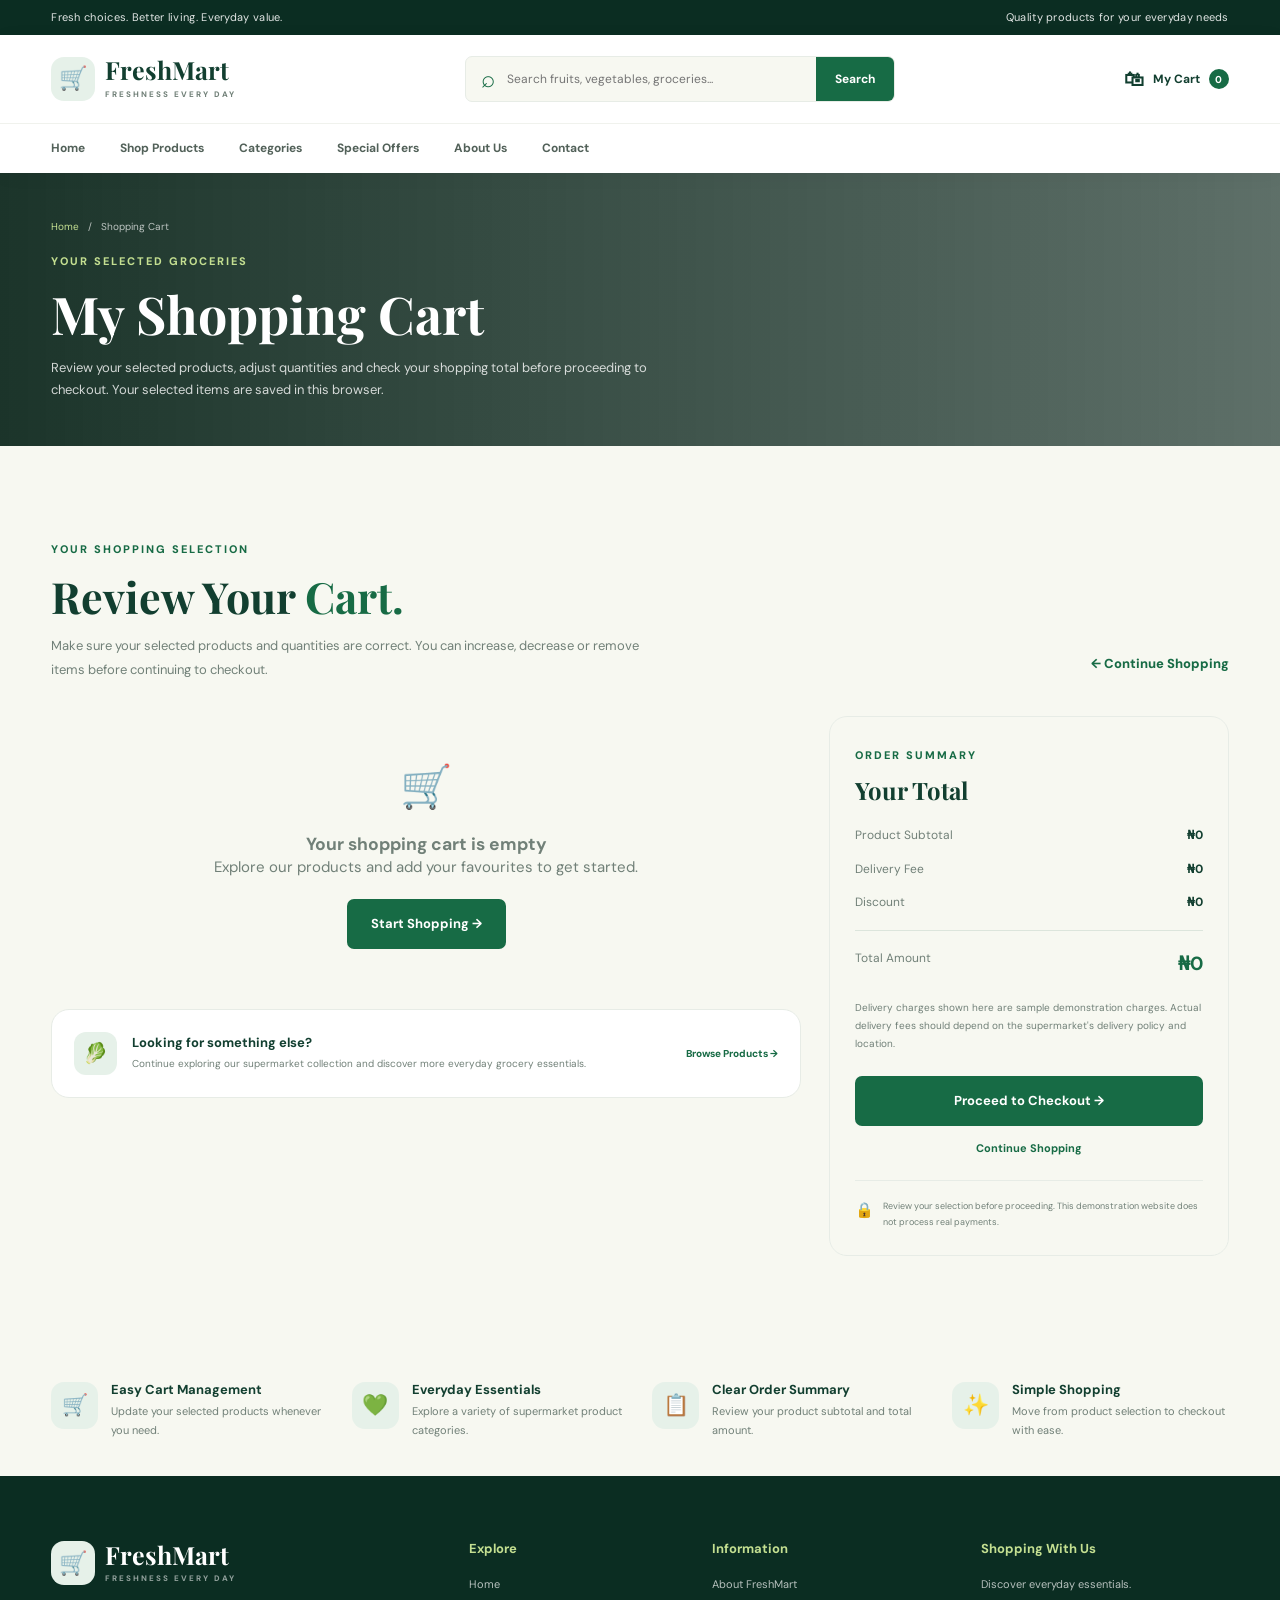
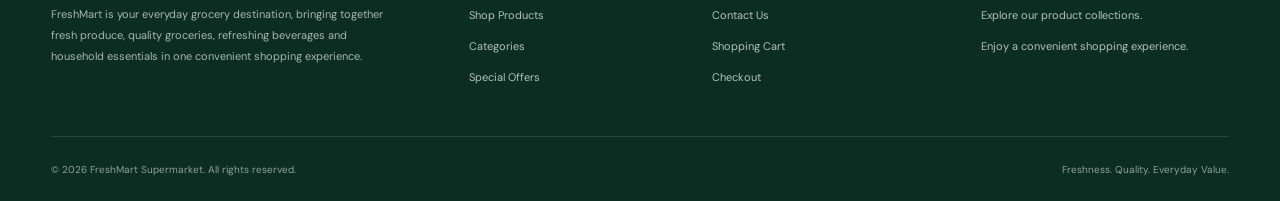
<file: cart.html>
<!DOCTYPE html>
<html lang="en">
<head>
  <meta charset="UTF-8">
  <meta name="viewport" content="width=device-width, initial-scale=1.0">

  <title>My Shopping Cart | FreshMart Supermarket</title>

  <meta name="description" content="Review your FreshMart shopping cart, update product quantities and check your order total.">

  <link rel="icon" href="favicon.svg" type="image/svg+xml">

  <link rel="preconnect" href="https://fonts.googleapis.com">
  <link rel="preconnect" href="https://fonts.gstatic.com" crossorigin>

  <link href="https://fonts.googleapis.com/css2?family=DM+Sans:wght@400;500;600;700;800&family=Playfair+Display:wght@600;700;800&display=swap" rel="stylesheet">

  <link rel="stylesheet" href="style.css">
</head>

<body>

  <!-- Announcement Bar -->
  <div class="announcement-bar">
    <div class="container announcement-content">
      <p>Fresh choices. Better living. Everyday value.</p>
      <p>Quality products for your everyday needs</p>
    </div>
  </div>


  <!-- Header -->
  <header class="site-header">

    <div class="container header-main">

      <a href="index.html" class="brand">
        <span class="brand-icon">🛒</span>

        <span>
          <strong>FreshMart</strong>
          <small>FRESHNESS EVERY DAY</small>
        </span>
      </a>

      <form class="search-form" action="products.html" data-search-form>

        <span>⌕</span>

        <input
          type="search"
          name="search"
          placeholder="Search fruits, vegetables, groceries..."
          aria-label="Search products"
        >

        <button type="submit">Search</button>

      </form>

      <div class="header-actions">

        <a href="cart.html" class="cart-link">
          <span class="cart-icon">🛍</span>
          <span>My Cart</span>
          <span class="cart-count" data-cart-count>0</span>
        </a>

        <button
          class="menu-toggle"
          id="menuToggle"
          type="button"
          aria-label="Open navigation menu"
          aria-expanded="false"
        >
          ☰
        </button>

      </div>

    </div>


    <!-- Navigation -->
    <div class="nav-wrap" id="mainNavbar">

      <nav class="container navbar">

        <a href="index.html">Home</a>
        <a href="products.html">Shop Products</a>
        <a href="categories.html">Categories</a>
        <a href="offers.html">Special Offers</a>
        <a href="about.html">About Us</a>
        <a href="contact.html">Contact</a>

      </nav>

    </div>

  </header>


  <main>

    <!-- Cart Hero -->
    <section class="page-hero">

      <div class="container page-hero-content">

        <div class="breadcrumb">
          <a href="index.html">Home</a>
          <span> / </span>
          <span>Shopping Cart</span>
        </div>

        <span class="eyebrow" style="color: #c4df91;">
          YOUR SELECTED GROCERIES
        </span>

        <h1>My Shopping Cart</h1>

        <p>
          Review your selected products, adjust quantities and
          check your shopping total before proceeding to checkout.
          Your selected items are saved in this browser.
        </p>

      </div>

    </section>


    <!-- Shopping Cart -->
    <section class="section-padding" style="background: var(--cream);">

      <div class="container">

        <div class="section-heading reveal">

          <div>

            <span class="eyebrow">YOUR SHOPPING SELECTION</span>

            <h2>
              Review Your <span>Cart.</span>
            </h2>

            <p>
              Make sure your selected products and quantities
              are correct. You can increase, decrease or remove
              items before continuing to checkout.
            </p>

          </div>

          <a href="products.html" class="text-link">
            ← Continue Shopping
          </a>

        </div>


        <div class="cart-layout">

          <!-- Cart Items -->
          <div>

            <div class="cart-items" id="cartItems">

              <div class="empty-message">

                <div style="font-size: 42px; margin-bottom: 12px;">
                  🛒
                </div>

                <h3>Your shopping cart is empty</h3>

                <p>
                  Explore our grocery collection and add your
                  favourite products to get started.
                </p>

                <a
                  href="products.html"
                  class="btn btn-primary"
                  style="margin-top: 18px;"
                >
                  Start Shopping →
                </a>

              </div>

            </div>


            <!-- Continue Shopping -->
            <div class="cart-continue reveal">

              <span>🥬</span>

              <div>
                <h3>Looking for something else?</h3>

                <p>
                  Continue exploring our supermarket collection
                  and discover more everyday grocery essentials.
                </p>
              </div>

              <a href="products.html" class="text-link">
                Browse Products →
              </a>

            </div>

          </div>


          <!-- Cart Summary -->
          <aside class="cart-summary reveal">

            <span class="eyebrow">ORDER SUMMARY</span>

            <h2>Your Total</h2>


            <div class="summary-row">

              <span>Product Subtotal</span>

              <strong id="cartSubtotal">₦0</strong>

            </div>


            <div class="summary-row">

              <span>Delivery Fee</span>

              <strong id="cartDelivery">₦0</strong>

            </div>


            <div class="summary-row">

              <span>Discount</span>

              <strong>₦0</strong>

            </div>


            <div class="summary-row summary-total">

              <span>Total Amount</span>

              <strong id="cartTotal">₦0</strong>

            </div>


            <p class="cart-delivery-note">
              Delivery charges shown here are sample demonstration
              charges. Actual delivery fees should depend on
              the supermarket's delivery policy and location.
            </p>


            <a
              href="checkout.html"
              class="btn btn-primary btn-block checkout-button"
            >
              Proceed to Checkout →
            </a>


            <a
              href="products.html"
              class="cart-back-link"
            >
              Continue Shopping
            </a>


            <div class="cart-security-note">

              <span>🔒</span>

              <p>
                Review your selection before proceeding.
                This demonstration website does not process
                real payments.
              </p>

            </div>

          </aside>

        </div>

      </div>

    </section>


    <!-- Shopping Benefits -->
    <section class="benefits-section section-padding">

      <div class="container benefits-grid">

        <article class="benefit-card reveal">

          <span class="benefit-icon">🛒</span>

          <div>
            <h3>Easy Cart Management</h3>
            <p>Update your selected products whenever you need.</p>
          </div>

        </article>


        <article class="benefit-card reveal">

          <span class="benefit-icon">💚</span>

          <div>
            <h3>Everyday Essentials</h3>
            <p>Explore a variety of supermarket product categories.</p>
          </div>

        </article>


        <article class="benefit-card reveal">

          <span class="benefit-icon">📋</span>

          <div>
            <h3>Clear Order Summary</h3>
            <p>Review your product subtotal and total amount.</p>
          </div>

        </article>


        <article class="benefit-card reveal">

          <span class="benefit-icon">✨</span>

          <div>
            <h3>Simple Shopping</h3>
            <p>Move from product selection to checkout with ease.</p>
          </div>

        </article>

      </div>

    </section>

  </main>


  <!-- Footer -->
  <footer class="site-footer">

    <div class="container footer-grid">

      <div class="footer-brand">

        <a href="index.html" class="brand footer-logo">

          <span class="brand-icon">🛒</span>

          <span>
            <strong>FreshMart</strong>
            <small>FRESHNESS EVERY DAY</small>
          </span>

        </a>

        <p>
          FreshMart is your everyday grocery destination, bringing
          together fresh produce, quality groceries, refreshing
          beverages and household essentials in one convenient
          shopping experience.
        </p>

      </div>


      <div class="footer-column">

        <h3>Explore</h3>

        <a href="index.html">Home</a>
        <a href="products.html">Shop Products</a>
        <a href="categories.html">Categories</a>
        <a href="offers.html">Special Offers</a>

      </div>


      <div class="footer-column">

        <h3>Information</h3>

        <a href="about.html">About FreshMart</a>
        <a href="contact.html">Contact Us</a>
        <a href="cart.html">Shopping Cart</a>
        <a href="checkout.html">Checkout</a>

      </div>


      <div class="footer-column">

        <h3>Shopping With Us</h3>

        <p>Discover everyday essentials.</p>
        <p>Explore our product collections.</p>
        <p>Enjoy a convenient shopping experience.</p>

      </div>

    </div>


    <div class="container footer-bottom">

      <p>© 2026 FreshMart Supermarket. All rights reserved.</p>

      <p>Freshness. Quality. Everyday Value.</p>

    </div>

  </footer>


  <div class="toast" id="toast"></div>

  <script src="script.js"></script>

</body>
</html>
</file>
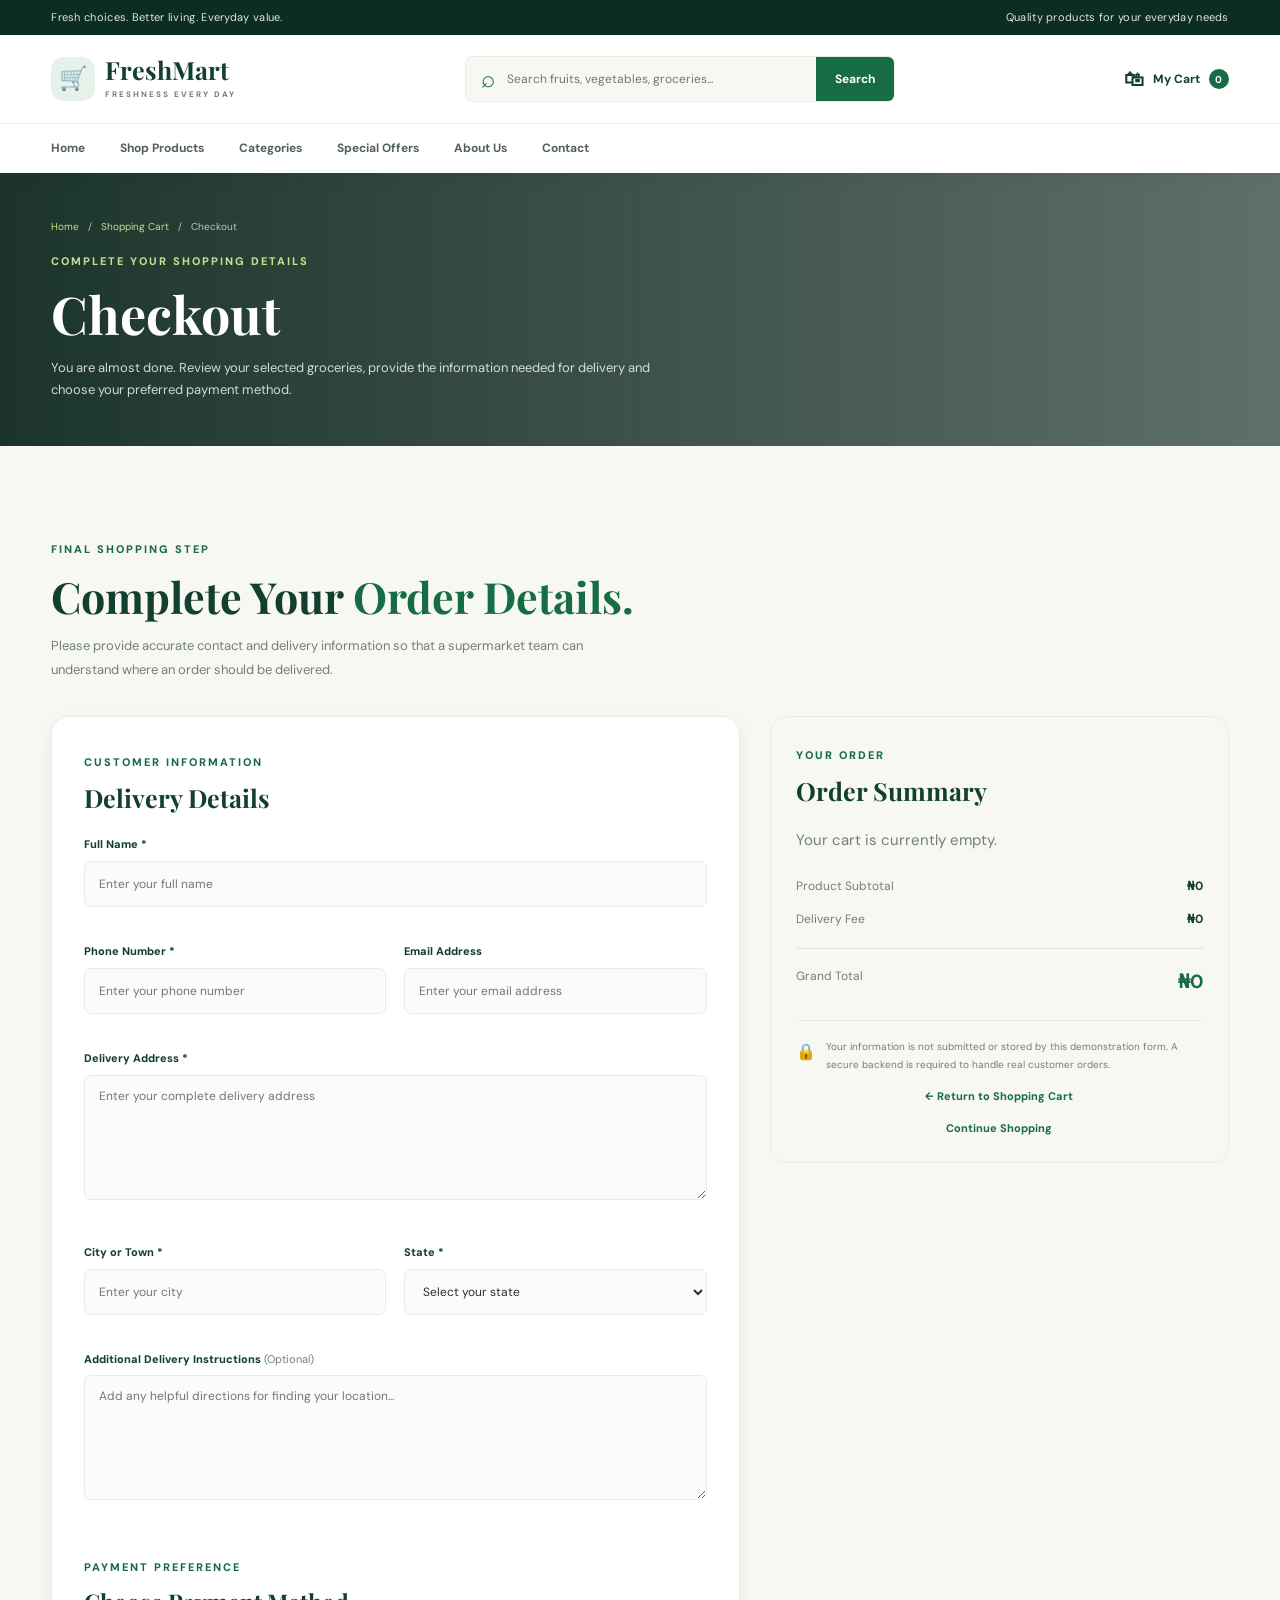
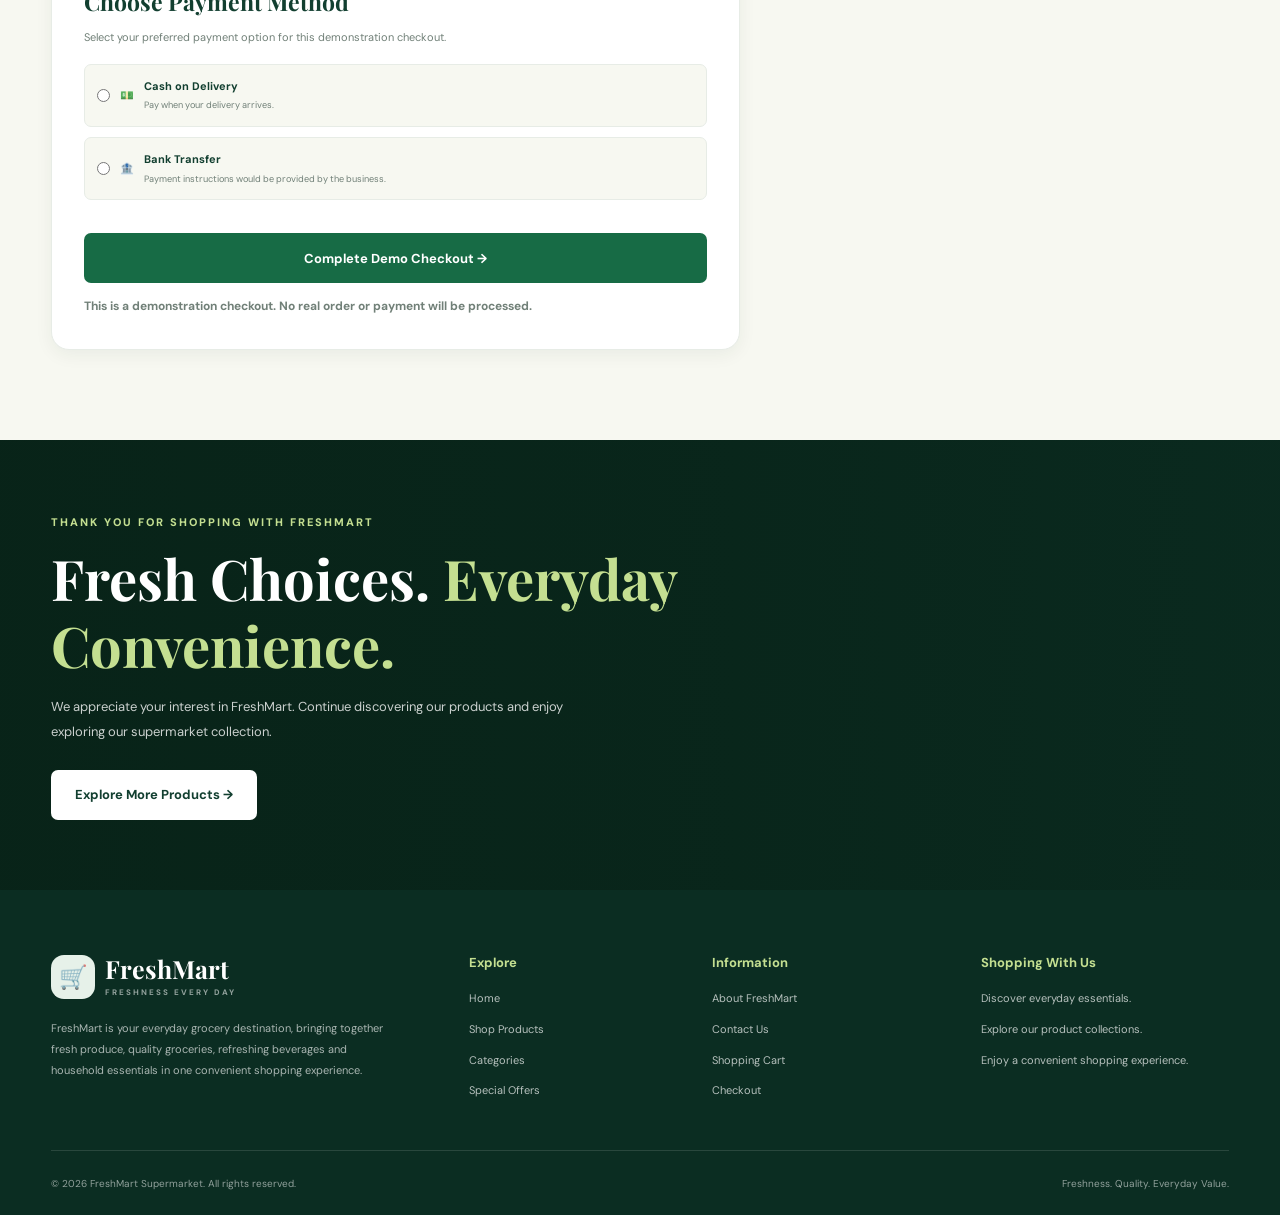
<file: checkout.html>
<!DOCTYPE html>
<html lang="en">
<head>
  <meta charset="UTF-8">
  <meta name="viewport" content="width=device-width, initial-scale=1.0">

  <title>Checkout | FreshMart Supermarket</title>

  <meta name="description" content="Review your FreshMart grocery order and provide your delivery details.">

  <link rel="icon" href="favicon.svg" type="image/svg+xml">

  <link rel="preconnect" href="https://fonts.googleapis.com">
  <link rel="preconnect" href="https://fonts.gstatic.com" crossorigin>

  <link href="https://fonts.googleapis.com/css2?family=DM+Sans:wght@400;500;600;700;800&family=Playfair+Display:wght@600;700;800&display=swap" rel="stylesheet">

  <link rel="stylesheet" href="style.css">
</head>

<body>

  <!-- Announcement Bar -->
  <div class="announcement-bar">
    <div class="container announcement-content">
      <p>Fresh choices. Better living. Everyday value.</p>
      <p>Quality products for your everyday needs</p>
    </div>
  </div>


  <!-- Header -->
  <header class="site-header">

    <div class="container header-main">

      <a href="index.html" class="brand">
        <span class="brand-icon">🛒</span>

        <span>
          <strong>FreshMart</strong>
          <small>FRESHNESS EVERY DAY</small>
        </span>
      </a>

      <form class="search-form" action="products.html" data-search-form>

        <span>⌕</span>

        <input
          type="search"
          name="search"
          placeholder="Search fruits, vegetables, groceries..."
          aria-label="Search products"
        >

        <button type="submit">Search</button>

      </form>

      <div class="header-actions">

        <a href="cart.html" class="cart-link">
          <span class="cart-icon">🛍</span>
          <span>My Cart</span>
          <span class="cart-count" data-cart-count>0</span>
        </a>

        <button
          class="menu-toggle"
          id="menuToggle"
          type="button"
          aria-label="Open navigation menu"
          aria-expanded="false"
        >
          ☰
        </button>

      </div>

    </div>


    <!-- Navigation -->
    <div class="nav-wrap" id="mainNavbar">

      <nav class="container navbar">

        <a href="index.html">Home</a>
        <a href="products.html">Shop Products</a>
        <a href="categories.html">Categories</a>
        <a href="offers.html">Special Offers</a>
        <a href="about.html">About Us</a>
        <a href="contact.html">Contact</a>

      </nav>

    </div>

  </header>


  <main>

    <!-- Checkout Hero -->
    <section class="page-hero">

      <div class="container page-hero-content">

        <div class="breadcrumb">
          <a href="index.html">Home</a>
          <span> / </span>
          <a href="cart.html">Shopping Cart</a>
          <span> / </span>
          <span>Checkout</span>
        </div>

        <span class="eyebrow" style="color: #c4df91;">
          COMPLETE YOUR SHOPPING DETAILS
        </span>

        <h1>Checkout</h1>

        <p>
          You are almost done. Review your selected groceries,
          provide the information needed for delivery and choose
          your preferred payment method.
        </p>

      </div>

    </section>


    <!-- Checkout Section -->
    <section class="section-padding" style="background: var(--cream);">

      <div class="container">

        <div class="section-heading reveal">

          <div>

            <span class="eyebrow">FINAL SHOPPING STEP</span>

            <h2>
              Complete Your <span>Order Details.</span>
            </h2>

            <p>
              Please provide accurate contact and delivery information
              so that a supermarket team can understand where an order
              should be delivered.
            </p>

          </div>

        </div>


        <div class="checkout-layout">


          <!-- Customer Information Form -->
          <div class="checkout-form reveal">

            <span class="eyebrow">CUSTOMER INFORMATION</span>

            <h2>Delivery Details</h2>

            <form id="checkoutForm">

              <div class="form-grid">


                <!-- Full Name -->
                <div class="form-group full-width">

                  <label for="fullName">
                    Full Name *
                  </label>

                  <input
                    type="text"
                    id="fullName"
                    name="fullName"
                    placeholder="Enter your full name"
                    autocomplete="name"
                    minlength="2"
                    required
                  >

                </div>


                <!-- Phone -->
                <div class="form-group">

                  <label for="phone">
                    Phone Number *
                  </label>

                  <input
                    type="tel"
                    id="phone"
                    name="phone"
                    placeholder="Enter your phone number"
                    autocomplete="tel"
                    pattern="[0-9+() -]{10,20}"
                    required
                  >

                </div>


                <!-- Email -->
                <div class="form-group">

                  <label for="checkoutEmail">
                    Email Address
                  </label>

                  <input
                    type="email"
                    id="checkoutEmail"
                    name="email"
                    placeholder="Enter your email address"
                    autocomplete="email"
                  >

                </div>


                <!-- Delivery Address -->
                <div class="form-group full-width">

                  <label for="address">
                    Delivery Address *
                  </label>

                  <textarea
                    id="address"
                    name="address"
                    placeholder="Enter your complete delivery address"
                    minlength="8"
                    autocomplete="street-address"
                    required
                  ></textarea>

                </div>


                <!-- City -->
                <div class="form-group">

                  <label for="city">
                    City or Town *
                  </label>

                  <input
                    type="text"
                    id="city"
                    name="city"
                    placeholder="Enter your city"
                    autocomplete="address-level2"
                    required
                  >

                </div>


                <!-- State -->
                <div class="form-group">

                  <label for="state">
                    State *
                  </label>

                  <select id="state" name="state" required>

                    <option value="">Select your state</option>

                    <option value="Abia">Abia</option>
                    <option value="Adamawa">Adamawa</option>
                    <option value="Akwa Ibom">Akwa Ibom</option>
                    <option value="Anambra">Anambra</option>
                    <option value="Bauchi">Bauchi</option>
                    <option value="Bayelsa">Bayelsa</option>
                    <option value="Benue">Benue</option>
                    <option value="Borno">Borno</option>
                    <option value="Cross River">Cross River</option>
                    <option value="Delta">Delta</option>
                    <option value="Ebonyi">Ebonyi</option>
                    <option value="Edo">Edo</option>
                    <option value="Ekiti">Ekiti</option>
                    <option value="Enugu">Enugu</option>
                    <option value="Federal Capital Territory">FCT</option>
                    <option value="Gombe">Gombe</option>
                    <option value="Imo">Imo</option>
                    <option value="Jigawa">Jigawa</option>
                    <option value="Kaduna">Kaduna</option>
                    <option value="Kano">Kano</option>
                    <option value="Katsina">Katsina</option>
                    <option value="Kebbi">Kebbi</option>
                    <option value="Kogi">Kogi</option>
                    <option value="Kwara">Kwara</option>
                    <option value="Lagos">Lagos</option>
                    <option value="Nasarawa">Nasarawa</option>
                    <option value="Niger">Niger</option>
                    <option value="Ogun">Ogun</option>
                    <option value="Ondo">Ondo</option>
                    <option value="Osun">Osun</option>
                    <option value="Oyo">Oyo</option>
                    <option value="Plateau">Plateau</option>
                    <option value="Rivers">Rivers</option>
                    <option value="Sokoto">Sokoto</option>
                    <option value="Taraba">Taraba</option>
                    <option value="Yobe">Yobe</option>
                    <option value="Zamfara">Zamfara</option>

                  </select>

                </div>


                <!-- Delivery Notes -->
                <div class="form-group full-width">

                  <label for="deliveryNotes">
                    Additional Delivery Instructions
                    <span style="color: var(--muted); font-weight: 400;">
                      (Optional)
                    </span>
                  </label>

                  <textarea
                    id="deliveryNotes"
                    name="deliveryNotes"
                    placeholder="Add any helpful directions for finding your location..."
                  ></textarea>

                </div>

              </div>


              <!-- Payment Method -->
              <div style="margin-top: 28px;">

                <span class="eyebrow">PAYMENT PREFERENCE</span>

                <h2 style="font-size: 23px; margin-bottom: 12px;">
                  Choose Payment Method
                </h2>

                <p style="font-size: 11px; margin-bottom: 17px;">
                  Select your preferred payment option for this
                  demonstration checkout.
                </p>


                <div class="payment-options">

                  <label class="payment-option">

                    <input
                      type="radio"
                      name="payment"
                      value="Cash on Delivery"
                      required
                    >

                    <span>💵</span>

                    <span>
                      <strong>Cash on Delivery</strong>
                      <br>
                      <small>Pay when your delivery arrives.</small>
                    </span>

                  </label>


                  <label class="payment-option">

                    <input
                      type="radio"
                      name="payment"
                      value="Bank Transfer"
                      required
                    >

                    <span>🏦</span>

                    <span>
                      <strong>Bank Transfer</strong>
                      <br>
                      <small>Payment instructions would be provided by the business.</small>
                    </span>

                  </label>

                </div>

              </div>


              <!-- Submit -->
              <button
                type="submit"
                class="btn btn-primary btn-block"
                style="margin-top: 18px;"
              >
                Complete Demo Checkout →
              </button>


              <p
                id="checkoutMessage"
                class="form-message"
                aria-live="polite"
              >
                This is a demonstration checkout. No real order or payment will be processed.
              </p>

            </form>

          </div>


          <!-- Order Summary -->
          <aside class="checkout-summary reveal">

            <span class="eyebrow">YOUR ORDER</span>

            <h2>Order Summary</h2>


            <!-- Products inserted by JavaScript -->
            <div id="checkoutItems">

              <p>
                Your selected products will appear here.
              </p>

            </div>


            <div class="summary-row" style="margin-top: 22px;">

              <span>Product Subtotal</span>

              <strong id="checkoutSubtotal">₦0</strong>

            </div>


            <div class="summary-row">

              <span>Delivery Fee</span>

              <strong id="checkoutDelivery">₦0</strong>

            </div>


            <div class="summary-row summary-total">

              <span>Grand Total</span>

              <strong id="checkoutTotal">₦0</strong>

            </div>


            <div class="checkout-note">

              <span>🔒</span>

              <p>
                Your information is not submitted or stored by this
                demonstration form. A secure backend is required
                to handle real customer orders.
              </p>

            </div>


            <a href="cart.html" class="cart-back-link">
              ← Return to Shopping Cart
            </a>


            <a href="products.html" class="cart-back-link">
              Continue Shopping
            </a>

          </aside>

        </div>

      </div>

    </section>


    <!-- Closing Section -->
    <section class="promo-section">

      <div class="promo-background"></div>

      <div class="container promo-content reveal">

        <span class="eyebrow">
          THANK YOU FOR SHOPPING WITH FRESHMART
        </span>

        <h2>
          Fresh Choices.
          <span>Everyday Convenience.</span>
        </h2>

        <p>
          We appreciate your interest in FreshMart. Continue
          discovering our products and enjoy exploring our
          supermarket collection.
        </p>

        <a href="products.html" class="btn btn-light">
          Explore More Products →
        </a>

      </div>

    </section>

  </main>


  <!-- Footer -->
  <footer class="site-footer">

    <div class="container footer-grid">

      <div class="footer-brand">

        <a href="index.html" class="brand footer-logo">

          <span class="brand-icon">🛒</span>

          <span>
            <strong>FreshMart</strong>
            <small>FRESHNESS EVERY DAY</small>
          </span>

        </a>

        <p>
          FreshMart is your everyday grocery destination, bringing
          together fresh produce, quality groceries, refreshing
          beverages and household essentials in one convenient
          shopping experience.
        </p>

      </div>


      <div class="footer-column">

        <h3>Explore</h3>

        <a href="index.html">Home</a>
        <a href="products.html">Shop Products</a>
        <a href="categories.html">Categories</a>
        <a href="offers.html">Special Offers</a>

      </div>


      <div class="footer-column">

        <h3>Information</h3>

        <a href="about.html">About FreshMart</a>
        <a href="contact.html">Contact Us</a>
        <a href="cart.html">Shopping Cart</a>
        <a href="checkout.html">Checkout</a>

      </div>


      <div class="footer-column">

        <h3>Shopping With Us</h3>

        <p>Discover everyday essentials.</p>
        <p>Explore our product collections.</p>
        <p>Enjoy a convenient shopping experience.</p>

      </div>

    </div>


    <div class="container footer-bottom">

      <p>© 2026 FreshMart Supermarket. All rights reserved.</p>

      <p>Freshness. Quality. Everyday Value.</p>

    </div>

  </footer>


  <div class="toast" id="toast"></div>

  <script src="script.js"></script>

</body>
</html>
</file>
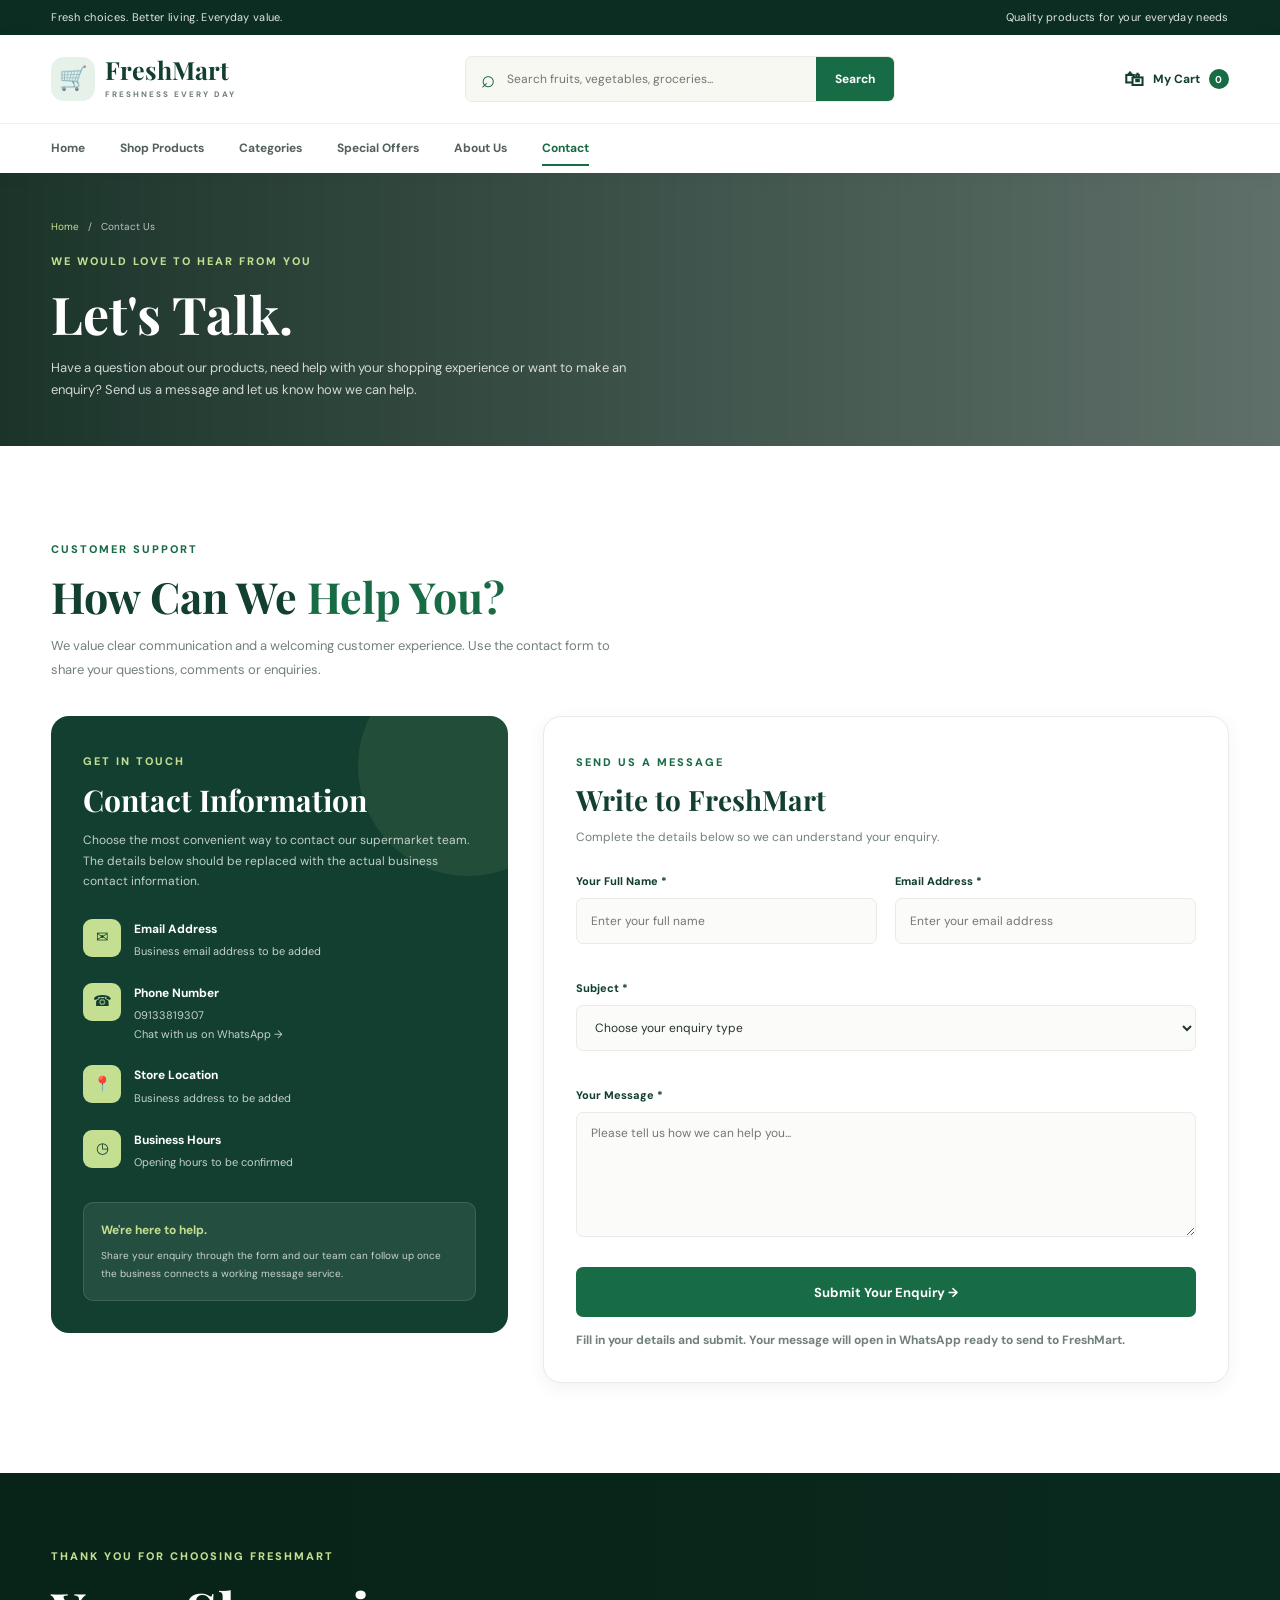
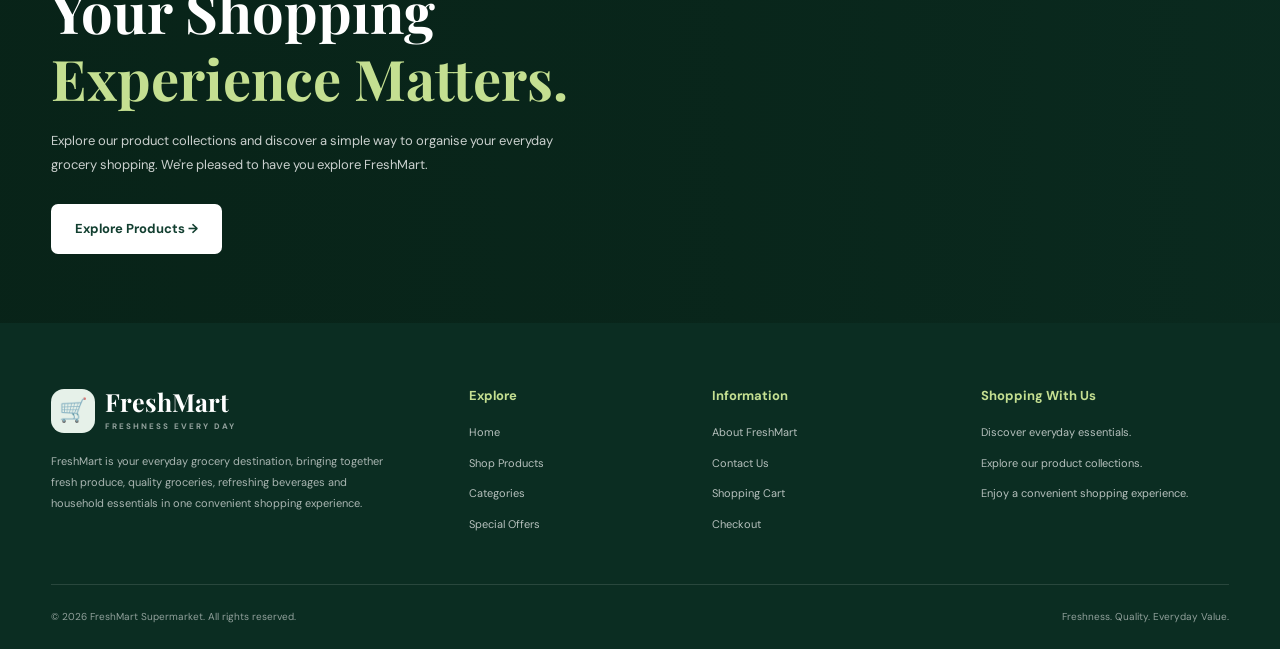
<file: contact.html>
<!DOCTYPE html>
<html lang="en">
<head>
  <meta charset="UTF-8">
  <meta name="viewport" content="width=device-width, initial-scale=1.0">

  <title>Contact Us | FreshMart Supermarket</title>

  <meta name="description" content="Contact FreshMart Supermarket for product enquiries, shopping assistance and customer support.">

  <link rel="icon" href="favicon.svg" type="image/svg+xml">

  <link rel="preconnect" href="https://fonts.googleapis.com">
  <link rel="preconnect" href="https://fonts.gstatic.com" crossorigin>

  <link href="https://fonts.googleapis.com/css2?family=DM+Sans:wght@400;500;600;700;800&family=Playfair+Display:wght@600;700;800&display=swap" rel="stylesheet">

  <link rel="stylesheet" href="style.css">
</head>

<body>

  <!-- Announcement Bar -->
  <div class="announcement-bar">
    <div class="container announcement-content">
      <p>Fresh choices. Better living. Everyday value.</p>
      <p>Quality products for your everyday needs</p>
    </div>
  </div>


  <!-- Header -->
  <header class="site-header">

    <div class="container header-main">

      <a href="index.html" class="brand">
        <span class="brand-icon">🛒</span>

        <span>
          <strong>FreshMart</strong>
          <small>FRESHNESS EVERY DAY</small>
        </span>
      </a>

      <form class="search-form" action="products.html" data-search-form>

        <span>⌕</span>

        <input
          type="search"
          name="search"
          placeholder="Search fruits, vegetables, groceries..."
          aria-label="Search products"
        >

        <button type="submit">Search</button>

      </form>

      <div class="header-actions">

        <a href="cart.html" class="cart-link">
          <span class="cart-icon">🛍</span>
          <span>My Cart</span>
          <span class="cart-count" data-cart-count>0</span>
        </a>

        <button
          class="menu-toggle"
          id="menuToggle"
          type="button"
          aria-label="Open navigation menu"
          aria-expanded="false"
        >
          ☰
        </button>

      </div>

    </div>


    <!-- Navigation -->
    <div class="nav-wrap" id="mainNavbar">

      <nav class="container navbar">

        <a href="index.html">Home</a>
        <a href="products.html">Shop Products</a>
        <a href="categories.html">Categories</a>
        <a href="offers.html">Special Offers</a>
        <a href="about.html">About Us</a>
        <a href="contact.html" class="active">Contact</a>

      </nav>

    </div>

  </header>


  <main>

    <!-- Contact Hero -->
    <section class="page-hero">

      <div class="container page-hero-content">

        <div class="breadcrumb">
          <a href="index.html">Home</a>
          <span> / </span>
          <span>Contact Us</span>
        </div>

        <span class="eyebrow" style="color: #c4df91;">
          WE WOULD LOVE TO HEAR FROM YOU
        </span>

        <h1>Let's Talk.</h1>

        <p>
          Have a question about our products, need help with your
          shopping experience or want to make an enquiry?
          Send us a message and let us know how we can help.
        </p>

      </div>

    </section>


    <!-- Contact Section -->
    <section class="section-padding">

      <div class="container">

        <div class="section-heading reveal">

          <div>

            <span class="eyebrow">CUSTOMER SUPPORT</span>

            <h2>
              How Can We <span>Help You?</span>
            </h2>

            <p>
              We value clear communication and a welcoming
              customer experience. Use the contact form to
              share your questions, comments or enquiries.
            </p>

          </div>

        </div>


        <div class="contact-layout">

          <!-- Contact Information -->
          <aside class="contact-details reveal">

            <span class="eyebrow" style="color: #c4df91;">
              GET IN TOUCH
            </span>

            <h2>Contact Information</h2>

            <p>
              Choose the most convenient way to contact our
              supermarket team. The details below should be
              replaced with the actual business contact information.
            </p>


            <div class="contact-item">

              <span>✉</span>

              <div>
                <strong>Email Address</strong>
                <p>Business email address to be added</p>
              </div>

            </div>


         <div class="contact-item">

  <span>☎</span>

  <div>
    <strong>Phone Number</strong>

    <p>
      <a href="tel:+2349133819307">09133819307</a>
    </p>

    <p>
      <a href="https://wa.me/2349133819307"
         target="_blank"
         rel="noopener noreferrer">
        Chat with us on WhatsApp →
      </a>
    </p>

  </div>

</div>


            <div class="contact-item">

              <span>📍</span>

              <div>
                <strong>Store Location</strong>
                <p>Business address to be added</p>
              </div>

            </div>


            <div class="contact-item">

              <span>◷</span>

              <div>
                <strong>Business Hours</strong>
                <p>Opening hours to be confirmed</p>
              </div>

            </div>


            <div class="contact-note">
              <strong>We're here to help.</strong>

              <p>
                Share your enquiry through the form and our
                team can follow up once the business connects
                a working message service.
              </p>
            </div>

          </aside>


          <!-- Contact Form -->
          <div class="contact-form reveal">

            <span class="eyebrow">SEND US A MESSAGE</span>

            <h2 style="color: var(--forest); font-size: 28px; margin-bottom: 10px;">
              Write to FreshMart
            </h2>

            <p style="font-size: 12px; margin-bottom: 25px;">
              Complete the details below so we can understand
              your enquiry.
            </p>


            <form id="contactForm">

              <div class="form-grid">

                <div class="form-group">

                  <label for="contactName">
                    Your Full Name *
                  </label>

                  <input
                    type="text"
                    id="contactName"
                    name="name"
                    placeholder="Enter your full name"
                    autocomplete="name"
                    minlength="2"
                    required
                  >

                </div>


                <div class="form-group">

                  <label for="contactEmail">
                    Email Address *
                  </label>

                  <input
                    type="email"
                    id="contactEmail"
                    name="email"
                    placeholder="Enter your email address"
                    autocomplete="email"
                    required
                  >

                </div>


                <div class="form-group full-width">

                  <label for="contactSubject">
                    Subject *
                  </label>

                  <select
                    id="contactSubject"
                    name="subject"
                    required
                  >

                    <option value="">Choose your enquiry type</option>

                    <option value="Product Enquiry">
                      Product Enquiry
                    </option>

                    <option value="Shopping Assistance">
                      Shopping Assistance
                    </option>

                    <option value="Order Enquiry">
                      Order Enquiry
                    </option>

                    <option value="Feedback">
                      Feedback or Suggestion
                    </option>

                    <option value="Other">
                      Other Enquiry
                    </option>

                  </select>

                </div>


                <div class="form-group full-width">

                  <label for="contactText">
                    Your Message *
                  </label>

                  <textarea
                    id="contactText"
                    name="message"
                    placeholder="Please tell us how we can help you..."
                    minlength="10"
                    required
                  ></textarea>

                </div>

              </div>


              <button
                type="submit"
                class="btn btn-primary btn-block"
              >
                Submit Your Enquiry →
              </button>

              <p
                id="contactMessage"
                class="form-message"
                aria-live="polite"
              >Fill in your details and submit. Your message will open
                in WhatsApp ready to send to FreshMart.
              </p>

            </form>

          </div>

        </div>

      </div>

    </section>


    <!-- Closing Section -->
    <section class="promo-section">

      <div class="promo-background"></div>

      <div class="container promo-content reveal">

        <span class="eyebrow">
          THANK YOU FOR CHOOSING FRESHMART
        </span>

        <h2>
          Your Shopping
          <span>Experience Matters.</span>
        </h2>

        <p>
          Explore our product collections and discover a simple
          way to organise your everyday grocery shopping.
          We're pleased to have you explore FreshMart.
        </p>

        <a href="products.html" class="btn btn-light">
          Explore Products →
        </a>

      </div>

    </section>

  </main>


  <!-- Footer -->
  <footer class="site-footer">

    <div class="container footer-grid">

      <div class="footer-brand">

        <a href="index.html" class="brand footer-logo">

          <span class="brand-icon">🛒</span>

          <span>
            <strong>FreshMart</strong>
            <small>FRESHNESS EVERY DAY</small>
          </span>

        </a>

        <p>
          FreshMart is your everyday grocery destination, bringing
          together fresh produce, quality groceries, refreshing
          beverages and household essentials in one convenient
          shopping experience.
        </p>

      </div>


      <div class="footer-column">

        <h3>Explore</h3>

        <a href="index.html">Home</a>
        <a href="products.html">Shop Products</a>
        <a href="categories.html">Categories</a>
        <a href="offers.html">Special Offers</a>

      </div>


      <div class="footer-column">

        <h3>Information</h3>

        <a href="about.html">About FreshMart</a>
        <a href="contact.html">Contact Us</a>
        <a href="cart.html">Shopping Cart</a>
        <a href="checkout.html">Checkout</a>

      </div>


      <div class="footer-column">

        <h3>Shopping With Us</h3>

        <p>Discover everyday essentials.</p>
        <p>Explore our product collections.</p>
        <p>Enjoy a convenient shopping experience.</p>

      </div>

    </div>


    <div class="container footer-bottom">

      <p>© 2026 FreshMart Supermarket. All rights reserved.</p>

      <p>Freshness. Quality. Everyday Value.</p>

    </div>

  </footer>


  <div class="toast" id="toast"></div>

  <script src="script.js"></script>

</body>
</html>
</file>
<file: style.css>
/* =========================================================
   FRESHMART SUPERMARKET
   Modern responsive website stylesheet
   ========================================================= */


/* 1. GLOBAL SETTINGS
--------------------------------------------------------- */

:root {
  --forest: #123f30;
  --forest-dark: #0b2d22;
  --green: #176b45;
  --green-light: #e6f1e9;
  --lime: #c4df91;
  --cream: #f7f8f1;
  --white: #ffffff;
  --gold: #d7a94b;
  --text: #25332c;
  --muted: #718078;
  --border: #e7ece6;
  --danger: #d94b4b;

  --font-main: "DM Sans", sans-serif;
  --font-heading: "Playfair Display", serif;

  --container: 1200px;
  --shadow-sm: 0 5px 18px rgba(14, 48, 34, 0.06);
  --shadow-md: 0 14px 35px rgba(14, 48, 34, 0.10);
  --shadow-lg: 0 24px 60px rgba(14, 48, 34, 0.16);

  --radius-sm: 10px;
  --radius-md: 18px;
  --radius-lg: 28px;

  --transition: 0.3s ease;
}

* {
  margin: 0;
  padding: 0;
  box-sizing: border-box;
}

html {
  scroll-behavior: smooth;
  scroll-padding-top: 100px;
}

body {
  background: var(--white);
  color: var(--text);
  font-family: var(--font-main);
  font-size: 15px;
  line-height: 1.7;
  overflow-x: hidden;
}

body,
button,
input,
select,
textarea {
  font-family: var(--font-main);
}

button,
input,
select,
textarea {
  font-size: inherit;
}

button,
a {
  -webkit-tap-highlight-color: transparent;
}

button {
  cursor: pointer;
}

a {
  color: inherit;
  text-decoration: none;
}

img {
  display: block;
  max-width: 100%;
}

ul {
  list-style: none;
}

.container {
  width: min(92%, var(--container));
  margin-inline: auto;
}

.section-padding {
  padding: 90px 0;
}

.eyebrow {
  display: inline-block;
  color: var(--green);
  font-size: 11px;
  font-weight: 800;
  letter-spacing: 2px;
  line-height: 1.5;
  margin-bottom: 13px;
}

h1,
h2,
h3,
h4 {
  line-height: 1.2;
}

h1,
h2 {
  font-family: var(--font-heading);
}

p {
  color: var(--muted);
}


/* 2. BUTTONS
--------------------------------------------------------- */

.btn {
  min-height: 50px;
  padding: 13px 23px;
  display: inline-flex;
  justify-content: center;
  align-items: center;
  gap: 12px;
  border: 1px solid transparent;
  border-radius: 7px;
  font-size: 13px;
  font-weight: 700;
  transition: var(--transition);
}

.btn-primary {
  color: var(--white);
  background: var(--green);
}

.btn-primary:hover {
  background: var(--forest-dark);
  transform: translateY(-3px);
  box-shadow: var(--shadow-md);
}

.btn-outline {
  color: var(--white);
  background: rgba(255, 255, 255, 0.08);
  border-color: rgba(255, 255, 255, 0.6);
}

.btn-outline:hover {
  color: var(--forest);
  background: var(--white);
}

.btn-light {
  color: var(--forest);
  background: var(--white);
}

.btn-light:hover {
  background: var(--lime);
  transform: translateY(-3px);
}

.btn-block {
  width: 100%;
}

.text-link {
  display: inline-flex;
  align-items: center;
  gap: 8px;
  color: var(--green);
  font-size: 13px;
  font-weight: 800;
  transition: var(--transition);
}

.text-link:hover {
  gap: 13px;
  color: var(--forest-dark);
}


/* 3. ANNOUNCEMENT BAR
--------------------------------------------------------- */

.announcement-bar {
  color: var(--white);
  background: var(--forest-dark);
  font-size: 11px;
  letter-spacing: 0.3px;
}

.announcement-content {
  min-height: 35px;
  display: flex;
  justify-content: space-between;
  align-items: center;
  gap: 15px;
}

.announcement-content p {
  color: rgba(255, 255, 255, 0.88);
  font-size: 11px;
}


/* 4. HEADER AND NAVIGATION
--------------------------------------------------------- */

.site-header {
  position: relative;
  z-index: 1000;
  background: var(--white);
  box-shadow: 0 3px 18px rgba(0, 0, 0, 0.045);
}

.header-main {
  min-height: 88px;
  display: flex;
  align-items: center;
  justify-content: space-between;
  gap: 30px;
}

.brand {
  display: inline-flex;
  align-items: center;
  gap: 10px;
  flex-shrink: 0;
}

.brand-icon {
  width: 44px;
  height: 44px;
  display: grid;
  place-items: center;
  background: var(--green-light);
  border-radius: 13px;
  font-size: 23px;
}

.brand strong {
  display: block;
  color: var(--forest);
  font-family: var(--font-heading);
  font-size: 25px;
  line-height: 1.1;
}

.brand small {
  display: block;
  margin-top: 4px;
  color: var(--muted);
  font-size: 8px;
  font-weight: 800;
  letter-spacing: 2px;
}

.search-form {
  width: min(430px, 42%);
  height: 46px;
  display: flex;
  align-items: center;
  overflow: hidden;
  background: var(--cream);
  border: 1px solid var(--border);
  border-radius: 7px;
}

.search-form > span {
  padding-left: 15px;
  color: var(--green);
  font-size: 24px;
}

.search-form input {
  width: 100%;
  min-width: 0;
  height: 100%;
  padding: 0 12px;
  border: 0;
  outline: 0;
  background: transparent;
  color: var(--text);
  font-size: 12px;
}

.search-form button {
  height: 100%;
  padding: 0 19px;
  border: 0;
  color: var(--white);
  background: var(--green);
  font-size: 12px;
  font-weight: 700;
  transition: var(--transition);
}

.search-form button:hover {
  background: var(--forest-dark);
}

.header-actions {
  display: flex;
  align-items: center;
  gap: 20px;
}

.cart-link {
  position: relative;
  display: inline-flex;
  align-items: center;
  gap: 9px;
  color: var(--forest);
  font-size: 12px;
  font-weight: 700;
}

.cart-icon {
  font-size: 20px;
}

.cart-count {
  min-width: 20px;
  height: 20px;
  display: inline-grid;
  place-items: center;
  padding: 0 5px;
  color: var(--white);
  background: var(--green);
  border-radius: 50px;
  font-size: 10px;
}

.menu-toggle {
  display: none;
  width: 42px;
  height: 42px;
  border: 0;
  border-radius: 8px;
  color: var(--white);
  background: var(--forest);
  font-size: 22px;
}

.nav-wrap {
  border-top: 1px solid #f0f2ed;
}

.navbar {
  min-height: 49px;
  display: flex;
  align-items: center;
  gap: 35px;
}

.navbar a {
  position: relative;
  padding: 13px 0;
  color: #526159;
  font-size: 12px;
  font-weight: 700;
  transition: var(--transition);
}

.navbar a::after {
  position: absolute;
  right: 0;
  bottom: 6px;
  left: 0;
  height: 2px;
  content: "";
  background: var(--green);
  transform: scaleX(0);
  transform-origin: left;
  transition: var(--transition);
}

.navbar a:hover,
.navbar a.active {
  color: var(--green);
}

.navbar a:hover::after,
.navbar a.active::after {
  transform: scaleX(1);
}


/* 5. HOMEPAGE HERO
--------------------------------------------------------- */

.hero-section {
  position: relative;
  min-height: 610px;
  display: flex;
  align-items: center;
  overflow: hidden;

  background-image:
    linear-gradient(
      90deg,
      rgba(8, 35, 24, 0.94) 0%,
      rgba(8, 35, 24, 0.82) 42%,
      rgba(8, 35, 24, 0.24) 100%
    ),
    url("https://images.unsplash.com/photo-1542838132-92c53300491e?w=2000&q=90");

  background-size: cover;
  background-position: center;
  background-repeat: no-repeat;
}

.hero-overlay {
  position: absolute;
  inset: 0;
  pointer-events: none;
  background:
    radial-gradient(
      circle at 80% 30%,
      rgba(206, 229, 151, 0.12),
      transparent 34%
    );
}

.hero-content {
  position: relative;
  z-index: 2;
  padding-top: 75px;
  padding-bottom: 95px;
}

.hero-text {
  max-width: 690px;
  animation: heroEnter 1s ease both;
}

.hero-text .eyebrow {
  color: var(--lime);
}

.hero-text h1 {
  max-width: 680px;
  margin-bottom: 23px;
  color: var(--white);
  font-size: clamp(43px, 6vw, 75px);
  letter-spacing: -1.8px;
  line-height: 1.08;
}

.hero-text h1 span {
  display: block;
  color: var(--lime);
}

.hero-text > p {
  max-width: 570px;
  margin-bottom: 30px;
  color: rgba(255, 255, 255, 0.82);
  font-size: 15px;
  line-height: 1.9;
}

.hero-buttons {
  display: flex;
  flex-wrap: wrap;
  gap: 13px;
}

.hero-trust {
  display: flex;
  flex-wrap: wrap;
  gap: 35px;
  margin-top: 52px;
  padding-top: 23px;
  border-top: 1px solid rgba(255, 255, 255, 0.2);
}

.hero-trust div {
  display: flex;
  flex-direction: column;
  gap: 3px;
}

.hero-trust strong {
  color: var(--white);
  font-size: 14px;
}

.hero-trust small {
  color: rgba(255, 255, 255, 0.66);
  font-size: 10px;
}

.hero-bottom {
  position: absolute;
  right: 4%;
  bottom: 20px;
  left: 4%;
  z-index: 2;
  display: flex;
  justify-content: space-between;
  color: rgba(255, 255, 255, 0.72);
  font-size: 9px;
  font-weight: 700;
  letter-spacing: 1.5px;
}


/* 6. BENEFITS
--------------------------------------------------------- */

.benefits-section {
  padding-top: 36px;
  padding-bottom: 36px;
  background: var(--cream);
}

.benefits-grid {
  display: grid;
  grid-template-columns: repeat(4, 1fr);
  gap: 24px;
}

.benefit-card {
  display: flex;
  align-items: flex-start;
  gap: 13px;
}

.benefit-icon {
  width: 47px;
  height: 47px;
  display: grid;
  place-items: center;
  flex-shrink: 0;
  background: var(--green-light);
  border-radius: 13px;
  font-size: 21px;
}

.benefit-card h3 {
  margin-bottom: 5px;
  color: var(--forest);
  font-size: 13px;
}

.benefit-card p {
  font-size: 11px;
  line-height: 1.7;
}


/* 7. SECTION HEADINGS
--------------------------------------------------------- */

.section-heading {
  display: flex;
  justify-content: space-between;
  align-items: flex-end;
  gap: 25px;
  margin-bottom: 35px;
}

.section-heading h2 {
  max-width: 660px;
  margin-bottom: 12px;
  color: var(--forest);
  font-size: clamp(30px, 4vw, 43px);
}

.section-heading h2 span {
  color: var(--green);
}

.section-heading p {
  max-width: 590px;
  font-size: 13px;
  line-height: 1.8;
}

.section-heading > .text-link {
  flex-shrink: 0;
  margin-bottom: 6px;
}


/* 8. CATEGORY CARDS
--------------------------------------------------------- */

.categories-section {
  background: var(--white);
}

.category-grid {
  display: grid;
  grid-template-columns: repeat(4, 1fr);
  gap: 20px;
}

.category-card {
  position: relative;
  min-height: 370px;
  display: flex;
  align-items: flex-end;
  overflow: hidden;
  isolation: isolate;
  border-radius: var(--radius-md);
  background: var(--forest);
}

.category-card > img {
  position: absolute;
  inset: 0;
  z-index: -2;
  width: 100%;
  height: 100%;
  object-fit: cover;
  transition: transform 0.7s ease;
}

.category-card::after {
  position: absolute;
  inset: 0;
  z-index: -1;
  content: "";
  background: linear-gradient(
    0deg,
    rgba(8, 35, 24, 0.96),
    rgba(8, 35, 24, 0.10) 85%
  );
}

.category-card:hover > img {
  transform: scale(1.09);
}

.category-card-content {
  width: 100%;
  padding: 23px;
  color: var(--white);
}

.category-card-content > span {
  color: var(--lime);
  font-size: 10px;
  font-weight: 800;
  letter-spacing: 1px;
}

.category-card-content h3 {
  margin: 8px 0;
  font-family: var(--font-heading);
  font-size: 23px;
}

.category-card-content p {
  margin-bottom: 14px;
  color: rgba(255, 255, 255, 0.78);
  font-size: 11px;
}

.category-card-content strong {
  color: var(--lime);
  font-size: 10px;
  letter-spacing: 0.3px;
}


/* 9. PRODUCT GRID AND PRODUCT CARDS
--------------------------------------------------------- */

.featured-section {
  background: var(--cream);
}

.product-grid {
  display: grid;
  grid-template-columns: repeat(4, minmax(0, 1fr));
  gap: 22px;
}

.product-card {
  position: relative;
  min-width: 0;
  overflow: hidden;
  background: var(--white);
  border: 1px solid var(--border);
  border-radius: var(--radius-md);
  transition:
    transform 0.35s ease,
    box-shadow 0.35s ease,
    border-color 0.35s ease;
}

.product-card:hover {
  transform: translateY(-7px);
  border-color: #c9ddce;
  box-shadow: var(--shadow-md);
}

.product-image-wrap {
  position: relative;
  height: 220px;
  display: grid;
  place-items: center;
  overflow: hidden;
  padding: 13px;
  background: #f5f8f3;
}

.product-image {
  width: 100%;
  height: 100%;
  object-fit: contain;
  transition: transform 0.45s ease;
}

.product-card:hover .product-image {
  transform: scale(1.07);
}

.product-badge {
  position: absolute;
  top: 13px;
  left: 13px;
  z-index: 2;
  padding: 5px 10px;
  color: var(--white);
  background: var(--green);
  border-radius: 5px;
  font-size: 9px;
  font-weight: 800;
}

.product-badge.sale {
  background: #c37d32;
}

.product-info {
  padding: 17px;
}

.product-category {
  display: block;
  margin-bottom: 5px;
  color: var(--green);
  font-size: 9px;
  font-weight: 800;
  letter-spacing: 1px;
  text-transform: uppercase;
}

.product-info h3,
.product-name {
  margin-bottom: 8px;
  color: var(--forest);
  font-size: 14px;
  font-weight: 800;
}

.product-description {
  min-height: 40px;
  margin-bottom: 11px;
  font-size: 10px;
  line-height: 1.6;
}

.product-price {
  display: flex;
  align-items: center;
  flex-wrap: wrap;
  gap: 8px;
  margin-bottom: 13px;
  color: var(--forest);
  font-size: 16px;
  font-weight: 800;
}

.product-old-price {
  color: #9ca69f;
  font-size: 11px;
  font-weight: 500;
  text-decoration: line-through;
}

.add-to-cart {
  width: 100%;
  min-height: 42px;
  border: 0;
  border-radius: 7px;
  color: var(--white);
  background: var(--green);
  font-size: 11px;
  font-weight: 800;
  transition: var(--transition);
}

.add-to-cart:hover {
  background: var(--forest-dark);
}

.loading-message,
.empty-message {
  grid-column: 1 / -1;
  padding: 35px 15px;
  color: var(--muted);
  text-align: center;
}


/* 10. PROMOTIONAL BANNER
--------------------------------------------------------- */

.promo-section {
  position: relative;
  min-height: 450px;
  display: flex;
  align-items: center;
  overflow: hidden;
  background: var(--forest-dark);
  isolation: isolate;
}

.promo-background {
  position: absolute;
  inset: 0;
  z-index: -2;
  background-image:
    linear-gradient(
      90deg,
      rgba(8, 35, 24, 0.96),
      rgba(8, 35, 24, 0.76),
      rgba(8, 35, 24, 0.35)
    ),
    url("https://images.unsplash.com/photo-1490645935967-10de6ba17061?w=1800&q=85");
  background-position: center;
  background-size: cover;
}

.promo-content {
  padding-top: 65px;
  padding-bottom: 65px;
}

.promo-content .eyebrow {
  color: var(--lime);
}

.promo-content h2 {
  max-width: 650px;
  margin-bottom: 17px;
  color: var(--white);
  font-size: clamp(36px, 5vw, 56px);
}

.promo-content h2 span {
  color: var(--lime);
}

.promo-content p {
  max-width: 550px;
  margin-bottom: 26px;
  color: rgba(255, 255, 255, 0.79);
  font-size: 13px;
  line-height: 1.9;
}


/* 11. NEWSLETTER
--------------------------------------------------------- */

.newsletter-section {
  background: var(--green-light);
}

.newsletter-content {
  display: flex;
  justify-content: space-between;
  align-items: center;
  gap: 35px;
}

.newsletter-content h2 {
  margin-bottom: 10px;
  color: var(--forest);
  font-size: 36px;
}

.newsletter-content h2 span {
  color: var(--green);
}

.newsletter-content p {
  max-width: 520px;
  font-size: 12px;
}

.newsletter-form {
  width: min(440px, 100%);
  min-height: 53px;
  display: flex;
  overflow: hidden;
  background: var(--white);
  border: 1px solid #d8e5da;
  border-radius: 8px;
}

.newsletter-form input {
  width: 100%;
  min-width: 0;
  padding: 0 15px;
  border: 0;
  outline: 0;
  background: transparent;
  font-size: 11px;
}

.newsletter-form button {
  flex-shrink: 0;
  padding: 0 18px;
  border: 0;
  color: var(--white);
  background: var(--green);
  font-size: 11px;
  font-weight: 800;
}

.newsletter-form button:hover {
  background: var(--forest-dark);
}


/* 12. INNER PAGE HERO
--------------------------------------------------------- */

.page-hero {
  position: relative;
  min-height: 270px;
  display: flex;
  align-items: center;
  overflow: hidden;
  background:
    linear-gradient(
      90deg,
      rgba(8, 35, 24, 0.92),
      rgba(8, 35, 24, 0.65)
    ),
    url("https://images.unsplash.com/photo-1542838132-92c53300491e?w=1800&q=85")
    center/cover no-repeat;
}

.page-hero-content {
  position: relative;
  z-index: 1;
  padding-top: 45px;
  padding-bottom: 45px;
}

.page-hero h1 {
  margin-bottom: 12px;
  color: var(--white);
  font-size: clamp(35px, 5vw, 52px);
}

.page-hero p {
  max-width: 620px;
  color: rgba(255, 255, 255, 0.8);
  font-size: 13px;
}

.breadcrumb {
  display: flex;
  flex-wrap: wrap;
  gap: 9px;
  margin-bottom: 13px;
  color: rgba(255, 255, 255, 0.7);
  font-size: 10px;
}

.breadcrumb a {
  color: var(--lime);
}


/* 13. PRODUCTS TOOLBAR AND FILTERS
--------------------------------------------------------- */

.products-section {
  padding: 65px 0 90px;
  background: var(--cream);
}

.products-toolbar {
  display: flex;
  justify-content: space-between;
  align-items: center;
  flex-wrap: wrap;
  gap: 15px;
  margin-bottom: 25px;
  padding: 18px;
  background: var(--white);
  border: 1px solid var(--border);
  border-radius: var(--radius-sm);
}

.products-toolbar p {
  font-size: 12px;
}

.filter-controls {
  display: flex;
  flex-wrap: wrap;
  gap: 10px;
}

.filter-controls select,
.filter-controls input,
.products-toolbar select {
  min-height: 42px;
  padding: 0 12px;
  color: var(--text);
  background: var(--white);
  border: 1px solid var(--border);
  border-radius: 6px;
  outline: none;
  font-size: 11px;
}

.filter-controls select:focus,
.filter-controls input:focus,
.products-toolbar select:focus {
  border-color: var(--green);
}


/* 14. CATEGORY LIST PAGE
--------------------------------------------------------- */

.category-list-section {
  padding: 75px 0;
}

.category-list-grid {
  display: grid;
  grid-template-columns: repeat(3, 1fr);
  gap: 22px;
}

.category-tile {
  position: relative;
  min-height: 270px;
  display: flex;
  align-items: flex-end;
  overflow: hidden;
  border-radius: var(--radius-md);
  background: var(--forest);
}

.category-tile img {
  position: absolute;
  inset: 0;
  width: 100%;
  height: 100%;
  object-fit: cover;
  transition: transform 0.6s ease;
}

.category-tile::after {
  position: absolute;
  inset: 0;
  content: "";
  background: linear-gradient(
    0deg,
    rgba(8, 35, 24, 0.92),
    transparent 85%
  );
}

.category-tile:hover img {
  transform: scale(1.08);
}

.category-tile-content {
  position: relative;
  z-index: 1;
  padding: 23px;
  color: var(--white);
}

.category-tile-content h3 {
  margin-bottom: 7px;
  font-family: var(--font-heading);
  font-size: 25px;
}

.category-tile-content p {
  color: rgba(255, 255, 255, 0.78);
  font-size: 11px;
}


/* 15. OFFERS PAGE
--------------------------------------------------------- */

.offer-banner {
  padding: 48px;
  color: var(--white);
  background:
    linear-gradient(
      100deg,
      rgba(12, 52, 36, 0.96),
      rgba(23, 107, 69, 0.84)
    ),
    url("https://images.unsplash.com/photo-1542838132-92c53300491e?w=1400&q=80")
    center/cover;
  border-radius: var(--radius-lg);
}

.offer-banner h2 {
  max-width: 570px;
  margin-bottom: 12px;
  font-size: 38px;
}

.offer-banner p {
  max-width: 530px;
  margin-bottom: 22px;
  color: rgba(255, 255, 255, 0.8);
  font-size: 13px;
}

.offer-timer {
  display: flex;
  flex-wrap: wrap;
  gap: 12px;
  margin-top: 23px;
}

.offer-timer span {
  padding: 9px 13px;
  color: var(--forest);
  background: var(--white);
  border-radius: 6px;
  font-size: 11px;
  font-weight: 800;
}


/* 16. ABOUT PAGE
--------------------------------------------------------- */

.about-intro {
  display: grid;
  grid-template-columns: 1fr 1fr;
  align-items: center;
  gap: 55px;
}

.about-image {
  min-height: 400px;
  overflow: hidden;
  border-radius: var(--radius-lg);
}

.about-image img {
  width: 100%;
  height: 100%;
  min-height: 400px;
  object-fit: cover;
}

.about-copy h2 {
  margin-bottom: 18px;
  color: var(--forest);
  font-size: 40px;
}

.about-copy p {
  margin-bottom: 15px;
  font-size: 13px;
  line-height: 1.9;
}

.value-grid {
  display: grid;
  grid-template-columns: repeat(3, 1fr);
  gap: 20px;
}

.value-card {
  padding: 28px;
  background: var(--cream);
  border: 1px solid var(--border);
  border-radius: var(--radius-md);
  transition: var(--transition);
}

.value-card:hover {
  transform: translateY(-5px);
  box-shadow: var(--shadow-md);
}

.value-card .value-icon {
  margin-bottom: 15px;
  font-size: 28px;
}

.value-card h3 {
  margin-bottom: 9px;
  color: var(--forest);
  font-size: 17px;
}

.value-card p {
  font-size: 12px;
}


/* 17. CONTACT PAGE AND FORMS
--------------------------------------------------------- */

.contact-layout {
  display: grid;
  grid-template-columns: 0.8fr 1.2fr;
  gap: 35px;
  align-items: start;
}

.contact-details {
  padding: 32px;
  color: var(--white);
  background: var(--forest);
  border-radius: var(--radius-md);
}

.contact-details h2 {
  margin-bottom: 12px;
  font-size: 29px;
}

.contact-details > p {
  margin-bottom: 27px;
  color: rgba(255, 255, 255, 0.75);
  font-size: 12px;
}

.contact-item {
  display: flex;
  align-items: flex-start;
  gap: 13px;
  margin-bottom: 22px;
}

.contact-item > span {
  width: 38px;
  height: 38px;
  display: grid;
  place-items: center;
  flex-shrink: 0;
  color: var(--forest);
  background: var(--lime);
  border-radius: 9px;
}

.contact-item strong {
  display: block;
  margin-bottom: 3px;
  font-size: 12px;
}

.contact-item p,
.contact-item a {
  color: rgba(255, 255, 255, 0.76);
  font-size: 11px;
}

.contact-form,
.checkout-form {
  padding: 32px;
  background: var(--white);
  border: 1px solid var(--border);
  border-radius: var(--radius-md);
  box-shadow: var(--shadow-sm);
}

.form-grid {
  display: grid;
  grid-template-columns: repeat(2, 1fr);
  gap: 18px;
}

.form-group {
  margin-bottom: 17px;
}

.form-group.full-width {
  grid-column: 1 / -1;
}

.form-group label {
  display: block;
  margin-bottom: 7px;
  color: var(--forest);
  font-size: 11px;
  font-weight: 800;
}

.form-group input,
.form-group select,
.form-group textarea {
  width: 100%;
  min-height: 46px;
  padding: 12px 14px;
  border: 1px solid var(--border);
  border-radius: 7px;
  outline: none;
  background: #fbfcfa;
  color: var(--text);
  font-size: 12px;
  transition: var(--transition);
}

.form-group textarea {
  min-height: 125px;
  resize: vertical;
}

.form-group input:focus,
.form-group select:focus,
.form-group textarea:focus {
  border-color: var(--green);
  background: var(--white);
  box-shadow: 0 0 0 3px rgba(23, 107, 69, 0.08);
}

.form-message {
  margin-top: 13px;
  font-size: 12px;
  font-weight: 700;
}

.form-message.success {
  color: var(--green);
}

.form-message.error {
  color: var(--danger);
}


/* 18. CART PAGE
--------------------------------------------------------- */

.cart-layout {
  display: grid;
  grid-template-columns: 1.5fr 0.8fr;
  align-items: start;
  gap: 28px;
}

.cart-items {
  display: flex;
  flex-direction: column;
  gap: 13px;
}

.cart-item {
  display: grid;
  grid-template-columns: 105px 1fr auto;
  align-items: center;
  gap: 18px;
  padding: 16px;
  background: var(--white);
  border: 1px solid var(--border);
  border-radius: var(--radius-md);
}

.cart-item-image {
  width: 105px;
  height: 100px;
  padding: 8px;
  background: var(--cream);
  border-radius: 9px;
}

.cart-item-image img {
  width: 100%;
  height: 100%;
  object-fit: contain;
}

.cart-item-details h3 {
  margin-bottom: 5px;
  color: var(--forest);
  font-size: 14px;
}

.cart-item-details p {
  font-size: 11px;
}

.cart-item-price {
  margin-top: 7px;
  color: var(--green);
  font-size: 13px;
  font-weight: 800;
}

.quantity-control {
  display: inline-flex;
  align-items: center;
  gap: 12px;
  margin-top: 10px;
  padding: 5px;
  background: var(--cream);
  border-radius: 6px;
}

.quantity-control button {
  width: 27px;
  height: 27px;
  border: 0;
  color: var(--forest);
  background: var(--white);
  border-radius: 5px;
  font-weight: 800;
}

.quantity-control span {
  min-width: 17px;
  text-align: center;
  font-size: 12px;
  font-weight: 800;
}

.remove-item {
  margin-top: 9px;
  border: 0;
  color: var(--danger);
  background: transparent;
  font-size: 10px;
  font-weight: 700;
}

.cart-summary {
  position: sticky;
  top: 20px;
  padding: 25px;
  background: var(--cream);
  border: 1px solid var(--border);
  border-radius: var(--radius-md);
}

.cart-summary h2 {
  margin-bottom: 20px;
  color: var(--forest);
  font-size: 24px;
}

.summary-row {
  display: flex;
  justify-content: space-between;
  gap: 12px;
  margin-bottom: 13px;
  color: var(--muted);
  font-size: 12px;
}

.summary-row strong {
  color: var(--forest);
}

.summary-total {
  margin-top: 18px;
  padding-top: 17px;
  border-top: 1px solid #dce5dc;
}

.summary-total strong {
  color: var(--green);
  font-size: 19px;
}


/* 19. CHECKOUT PAGE
--------------------------------------------------------- */

.checkout-layout {
  display: grid;
  grid-template-columns: 1.2fr 0.8fr;
  gap: 30px;
  align-items: start;
}

.checkout-form h2,
.checkout-summary h2 {
  margin-bottom: 22px;
  color: var(--forest);
  font-size: 25px;
}

.checkout-summary {
  padding: 25px;
  background: var(--cream);
  border: 1px solid var(--border);
  border-radius: var(--radius-md);
}

.checkout-product {
  display: flex;
  justify-content: space-between;
  gap: 15px;
  margin-bottom: 13px;
  padding-bottom: 13px;
  border-bottom: 1px solid var(--border);
  font-size: 11px;
}

.checkout-product strong {
  color: var(--forest);
}

.payment-options {
  display: grid;
  gap: 10px;
  margin: 15px 0;
}

.payment-option {
  display: flex;
  align-items: center;
  gap: 10px;
  padding: 12px;
  background: var(--cream);
  border: 1px solid var(--border);
  border-radius: 7px;
  font-size: 11px;
}

.payment-option input {
  accent-color: var(--green);
}


/* 20. FOOTER
--------------------------------------------------------- */

.site-footer {
  color: var(--white);
  background: var(--forest-dark);
}

.footer-grid {
  display: grid;
  grid-template-columns: 1.5fr 0.8fr 0.9fr 1fr;
  gap: 45px;
  padding-top: 65px;
  padding-bottom: 50px;
}

.footer-logo strong {
  color: var(--white);
}

.footer-logo small {
  color: rgba(255, 255, 255, 0.55);
}

.footer-brand p {
  max-width: 340px;
  margin-top: 18px;
  color: rgba(255, 255, 255, 0.65);
  font-size: 11px;
  line-height: 1.9;
}

.footer-column {
  display: flex;
  flex-direction: column;
  align-items: flex-start;
  gap: 12px;
}

.footer-column h3 {
  margin-bottom: 7px;
  color: var(--lime);
  font-size: 13px;
}

.footer-column a,
.footer-column p {
  color: rgba(255, 255, 255, 0.7);
  font-size: 11px;
  transition: var(--transition);
}

.footer-column a:hover {
  color: var(--lime);
  transform: translateX(4px);
}

.footer-bottom {
  min-height: 65px;
  display: flex;
  justify-content: space-between;
  align-items: center;
  gap: 15px;
  border-top: 1px solid rgba(255, 255, 255, 0.12);
}

.footer-bottom p {
  color: rgba(255, 255, 255, 0.55);
  font-size: 10px;
}


/* 21. TOAST NOTIFICATION
--------------------------------------------------------- */

.toast {
  position: fixed;
  right: 22px;
  bottom: 22px;
  z-index: 3000;
  max-width: min(350px, calc(100% - 40px));
  padding: 14px 20px;
  color: var(--white);
  background: var(--forest);
  border-radius: 8px;
  box-shadow: var(--shadow-lg);
  font-size: 12px;
  font-weight: 700;
  opacity: 0;
  visibility: hidden;
  transform: translateY(15px);
  transition: var(--transition);
}

.toast.show {
  opacity: 1;
  visibility: visible;
  transform: translateY(0);
}


/* 22. FADE-IN ANIMATIONS
--------------------------------------------------------- */

.reveal {
  opacity: 0;
  transform: translateY(28px);
  transition:
    opacity 0.75s ease,
    transform 0.75s ease;
}

.reveal.visible {
  opacity: 1;
  transform: translateY(0);
}

@keyframes heroEnter {
  from {
    opacity: 0;
    transform: translateY(25px);
  }

  to {
    opacity: 1;
    transform: translateY(0);
  }
}

@keyframes softFloat {
  0%,
  100% {
    transform: translateY(0);
  }

  50% {
    transform: translateY(-8px);
  }
}


/* 23. TABLET RESPONSIVENESS
--------------------------------------------------------- */

@media (max-width: 1000px) {

  .header-main {
    gap: 18px;
  }

  .navbar {
    gap: 24px;
  }

  .benefits-grid {
    grid-template-columns: repeat(2, 1fr);
  }

  .category-grid {
    grid-template-columns: repeat(2, 1fr);
  }

  .product-grid {
    grid-template-columns: repeat(3, minmax(0, 1fr));
  }

  .footer-grid {
    grid-template-columns: repeat(2, 1fr);
  }

  .contact-layout,
  .checkout-layout {
    grid-template-columns: 1fr 1fr;
  }
}


/* 24. MOBILE RESPONSIVENESS
--------------------------------------------------------- */

@media (max-width: 680px) {

  html {
    scroll-padding-top: 75px;
  }

  .container {
    width: min(92%, 540px);
  }

  .section-padding {
    padding: 60px 0;
  }

  .announcement-content {
    min-height: 32px;
    justify-content: center;
    text-align: center;
  }

  .announcement-content p:last-child {
    display: none;
  }

  .header-main {
    min-height: 75px;
    display: flex;
    flex-wrap: wrap;
    gap: 10px;
    padding-top: 10px;
    padding-bottom: 10px;
  }

  .brand-icon {
    width: 37px;
    height: 37px;
    font-size: 19px;
  }

  .brand strong {
    font-size: 21px;
  }

  .brand small {
    font-size: 7px;
  }

  .header-actions {
    margin-left: auto;
    gap: 12px;
  }

  .cart-link {
    gap: 5px;
    font-size: 10px;
  }

  .cart-icon {
    font-size: 18px;
  }

  .menu-toggle {
    display: grid;
    place-items: center;
  }

  .search-form {
    order: 3;
    width: 100%;
    height: 41px;
    flex: 0 0 100%;
  }

  .search-form input {
    font-size: 11px;
  }

  .search-form button {
    padding: 0 14px;
    font-size: 10px;
  }

  .nav-wrap {
    display: none;
    border-top: 1px solid var(--border);
    background: var(--white);
  }

  .nav-wrap.open {
    display: block;
    animation: heroEnter 0.25s ease both;
  }

  .navbar {
    min-height: auto;
    display: flex;
    flex-direction: column;
    align-items: stretch;
    gap: 0;
    padding-top: 8px;
    padding-bottom: 12px;
  }

  .navbar a {
    padding: 12px 5px;
    border-bottom: 1px solid #f0f2ed;
    font-size: 12px;
  }

  .navbar a::after {
    display: none;
  }

  .hero-section {
    min-height: 610px;
    background-position: 58% center;
  }

  .hero-content {
    padding-top: 65px;
    padding-bottom: 85px;
  }

  .hero-text h1 {
    font-size: clamp(41px, 12vw, 57px);
    letter-spacing: -1px;
  }

  .hero-text > p {
    font-size: 12px;
    line-height: 1.85;
  }

  .hero-buttons {
    align-items: stretch;
    flex-direction: column;
  }

  .hero-buttons .btn {
    width: 100%;
  }

  .hero-trust {
    gap: 20px;
    margin-top: 35px;
  }

  .hero-trust strong {
    font-size: 12px;
  }

  .hero-trust small {
    font-size: 9px;
  }

  .hero-bottom {
    font-size: 7px;
    letter-spacing: 1px;
  }

  .benefits-grid {
    grid-template-columns: 1fr 1fr;
    gap: 23px 15px;
  }

  .benefit-card {
    gap: 9px;
  }

  .benefit-icon {
    width: 37px;
    height: 37px;
    font-size: 17px;
  }

  .benefit-card h3 {
    font-size: 11px;
  }

  .benefit-card p {
    font-size: 9px;
  }

  .section-heading {
    align-items: flex-start;
    flex-direction: column;
    gap: 13px;
    margin-bottom: 25px;
  }

  .section-heading h2 {
    font-size: 32px;
  }

  .section-heading p {
    font-size: 11px;
  }

  .category-grid {
    grid-template-columns: repeat(2, minmax(0, 1fr));
    gap: 12px;
  }

  .category-card {
    min-height: 260px;
    border-radius: 12px;
  }

  .category-card-content {
    padding: 13px;
  }

  .category-card-content h3 {
    font-size: 18px;
  }

  .category-card-content p {
    font-size: 9px;
  }

  .category-card-content strong {
    font-size: 8px;
  }

  .product-grid {
    grid-template-columns: repeat(2, minmax(0, 1fr));
    gap: 12px;
  }

  .product-image-wrap {
    height: 155px;
    padding: 9px;
  }

  .product-info {
    padding: 12px;
  }

  .product-info h3,
  .product-name {
    font-size: 11px;
  }

  .product-description {
    min-height: 36px;
    font-size: 9px;
  }

  .product-price {
    font-size: 13px;
  }

  .add-to-cart {
    min-height: 38px;
    font-size: 10px;
  }

  .promo-section {
    min-height: 420px;
  }

  .promo-content h2 {
    font-size: 38px;
  }

  .promo-content p {
    font-size: 11px;
  }

  .newsletter-content {
    align-items: flex-start;
    flex-direction: column;
    gap: 22px;
  }

  .newsletter-content h2 {
    font-size: 31px;
  }

  .newsletter-content p {
    font-size: 11px;
  }

  .newsletter-form {
    min-height: 48px;
  }

  .newsletter-form input {
    font-size: 10px;
  }

  .newsletter-form button {
    padding: 0 12px;
    font-size: 10px;
  }

  .page-hero {
    min-height: 235px;
  }

  .page-hero h1 {
    font-size: 37px;
  }

  .page-hero p {
    font-size: 11px;
  }

  .products-section {
    padding: 45px 0 65px;
  }

  .products-toolbar {
    align-items: stretch;
    flex-direction: column;
    padding: 13px;
  }

  .filter-controls {
    display: grid;
    grid-template-columns: 1fr 1fr;
  }

  .filter-controls select,
  .filter-controls input {
    width: 100%;
    min-width: 0;
  }

  .category-list-grid {
    grid-template-columns: repeat(2, minmax(0, 1fr));
    gap: 12px;
  }

  .category-tile {
    min-height: 220px;
  }

  .category-tile-content {
    padding: 14px;
  }

  .category-tile-content h3 {
    font-size: 19px;
  }

  .category-tile-content p {
    font-size: 9px;
  }

  .offer-banner {
    padding: 27px 20px;
    border-radius: 15px;
  }

  .offer-banner h2 {
    font-size: 30px;
  }

  .offer-banner p {
    font-size: 11px;
  }

  .about-intro {
    grid-template-columns: 1fr;
    gap: 25px;
  }

  .about-image,
  .about-image img {
    min-height: 260px;
  }

  .about-copy h2 {
    font-size: 32px;
  }

  .about-copy p {
    font-size: 11px;
  }

  .value-grid {
    grid-template-columns: 1fr;
  }

  .contact-layout,
  .checkout-layout,
  .cart-layout {
    grid-template-columns: 1fr;
  }

  .contact-details,
  .contact-form,
  .checkout-form {
    padding: 22px;
  }

  .form-grid {
    grid-template-columns: 1fr;
    gap: 0;
  }

  .cart-summary {
    position: static;
  }

  .cart-item {
    grid-template-columns: 75px 1fr;
    gap: 12px;
    padding: 11px;
  }

  .cart-item-image {
    width: 75px;
    height: 80px;
  }

  .cart-item-details h3 {
    font-size: 12px;
  }

  .footer-grid {
    grid-template-columns: 1fr 1fr;
    gap: 32px 20px;
    padding-top: 48px;
    padding-bottom: 35px;
  }

  .footer-brand {
    grid-column: 1 / -1;
  }

  .footer-brand p {
    font-size: 10px;
  }

  .footer-column h3 {
    font-size: 12px;
  }

  .footer-column a,
  .footer-column p {
    font-size: 10px;
  }

  .footer-bottom {
    min-height: 70px;
    align-items: flex-start;
    flex-direction: column;
    justify-content: center;
    gap: 4px;
  }

  .footer-bottom p {
    font-size: 9px;
  }

  .toast {
    right: 12px;
    bottom: 12px;
    left: 12px;
    max-width: none;
    text-align: center;
  }
}


/* 25. SMALL MOBILE SCREENS
--------------------------------------------------------- */

@media (max-width: 380px) {

  .brand strong {
    font-size: 18px;
  }

  .cart-link {
    font-size: 9px;
  }

  .menu-toggle {
    width: 37px;
    height: 37px;
  }

  .product-grid {
    gap: 9px;
  }

  .product-image-wrap {
    height: 135px;
  }

  .product-info {
    padding: 10px;
  }

  .category-card {
    min-height: 225px;
  }

  .hero-trust {
    gap: 13px;
  }
}


/* 26. REDUCE MOTION FOR ACCESSIBILITY
--------------------------------------------------------- */

@media (prefers-reduced-motion: reduce) {

  *,
  *::before,
  *::after {
    scroll-behavior: auto !important;
    animation-duration: 0.01ms !important;
    animation-iteration-count: 1 !important;
    transition-duration: 0.01ms !important;
  }

  .reveal {
    opacity: 1;
    transform: none;
  }
}

/* Product page information section */

.product-page-note {
  display: flex;
  align-items: flex-start;
  gap: 18px;
  margin-top: 50px;
  padding: 25px;
  background: var(--green-light);
  border-radius: var(--radius-md);
}

.product-page-note h3 {
  margin-bottom: 7px;
  color: var(--forest);
  font-size: 16px;
}

.product-page-note p {
  max-width: 750px;
  font-size: 12px;
  line-height: 1.8;
}

@media (max-width: 680px) {
  .product-page-note {
    gap: 12px;
    padding: 18px;
  }

  .product-page-note h3 {
    font-size: 14px;
  }

  .product-page-note p {
    font-size: 10px;
  }
}

/* ABOUT PAGE SHOWCASE */

.about-showcase {
  position: relative;
  min-height: 460px;
  display: flex;
  align-items: center;
  overflow: hidden;
  isolation: isolate;
  background: var(--forest-dark);
}

.about-showcase-image {
  position: absolute;
  inset: 0;
  z-index: -2;

  background-image:
    linear-gradient(
      90deg,
      rgba(8, 35, 24, 0.96),
      rgba(8, 35, 24, 0.76),
      rgba(8, 35, 24, 0.30)
    ),
    url("https://images.unsplash.com/photo-1542838132-92c53300491e?w=1800&q=85");

  background-size: cover;
  background-position: center;
  background-repeat: no-repeat;
}

.about-showcase-content {
  padding-top: 70px;
  padding-bottom: 70px;
}

.about-showcase-content .eyebrow {
  color: var(--lime);
}

.about-showcase-content h2 {
  max-width: 650px;
  margin-bottom: 17px;
  color: var(--white);
  font-size: clamp(36px, 5vw, 55px);
}

.about-showcase-content h2 span {
  color: var(--lime);
}

.about-showcase-content p {
  max-width: 520px;
  margin-bottom: 25px;
  color: rgba(255, 255, 255, 0.8);
  font-size: 13px;
  line-height: 1.9;
}

@media (max-width: 680px) {
  .about-showcase {
    min-height: 400px;
  }

  .about-showcase-content h2 {
    font-size: 37px;
  }

  .about-showcase-content p {
    font-size: 11px;
  }
}

/* CONTACT PAGE EXTRA STYLING */

.contact-details {
  position: relative;
  overflow: hidden;
  isolation: isolate;
}

.contact-details::after {
  position: absolute;
  top: -60px;
  right: -70px;
  z-index: -1;
  width: 220px;
  height: 220px;
  content: "";
  background: rgba(196, 223, 145, 0.09);
  border-radius: 50%;
}

.contact-details h2 {
  font-family: var(--font-heading);
  font-size: 30px;
}

.contact-note {
  margin-top: 30px;
  padding: 17px;
  background: rgba(255, 255, 255, 0.08);
  border: 1px solid rgba(255, 255, 255, 0.12);
  border-radius: 10px;
}

.contact-note strong {
  display: block;
  margin-bottom: 7px;
  color: var(--lime);
  font-size: 12px;
}

.contact-note p {
  color: rgba(255, 255, 255, 0.75);
  font-size: 10px;
  line-height: 1.8;
}

.contact-form {
  min-width: 0;
}

.contact-form > form {
  width: 100%;
}

.contact-form .btn {
  margin-top: 5px;
}

#contactMessage {
  line-height: 1.7;
}

@media (max-width: 680px) {
  .contact-details h2 {
    font-size: 26px;
  }

  .contact-note {
    margin-top: 22px;
  }

  .contact-form {
    padding: 20px;
  }

  .contact-form h2 {
    font-size: 24px !important;
  }
}

/* CART PAGE EXTRA STYLING */

.cart-continue {
  display: flex;
  align-items: center;
  gap: 15px;
  margin-top: 25px;
  padding: 22px;
  background: var(--white);
  border: 1px solid var(--border);
  border-radius: var(--radius-md);
}

.cart-continue > span {
  width: 43px;
  height: 43px;
  display: grid;
  place-items: center;
  flex-shrink: 0;
  background: var(--green-light);
  border-radius: 12px;
  font-size: 20px;
}

.cart-continue h3 {
  margin-bottom: 5px;
  color: var(--forest);
  font-size: 13px;
}

.cart-continue p {
  font-size: 10px;
}

.cart-continue .text-link {
  flex-shrink: 0;
  margin-left: auto;
  font-size: 10px;
}

.cart-delivery-note {
  margin-top: 18px;
  font-size: 10px;
  line-height: 1.8;
}

.checkout-button {
  margin-top: 23px;
}

.cart-back-link {
  display: block;
  margin-top: 13px;
  color: var(--green);
  font-size: 11px;
  font-weight: 700;
  text-align: center;
}

.cart-back-link:hover {
  color: var(--forest-dark);
}

.cart-security-note {
  display: flex;
  align-items: flex-start;
  gap: 9px;
  margin-top: 22px;
  padding-top: 17px;
  border-top: 1px solid var(--border);
}

.cart-security-note span {
  font-size: 15px;
}

.cart-security-note p {
  font-size: 9px;
  line-height: 1.8;
}

@media (max-width: 680px) {

  .cart-continue {
    align-items: flex-start;
    flex-wrap: wrap;
    padding: 16px;
  }

  .cart-continue .text-link {
    width: 100%;
    margin-left: 58px;
  }

  .cart-summary {
    padding: 21px;
  }

}


/* CHECKOUT PAGE EXTRA STYLING */

.checkout-form {
  min-width: 0;
}

.checkout-form h2,
.checkout-summary h2 {
  font-family: var(--font-heading);
}

.checkout-summary {
  position: sticky;
  top: 20px;
}

.checkout-summary #checkoutItems {
  display: flex;
  flex-direction: column;
  gap: 0;
}

.checkout-summary .checkout-product {
  align-items: flex-start;
  line-height: 1.6;
}

.checkout-summary .checkout-product span {
  max-width: 65%;
}

.checkout-note {
  display: flex;
  align-items: flex-start;
  gap: 10px;
  margin-top: 22px;
  padding-top: 17px;
  border-top: 1px solid var(--border);
}

.checkout-note span {
  font-size: 16px;
}

.checkout-note p {
  font-size: 10px;
  line-height: 1.8;
}

.payment-option {
  cursor: pointer;
  transition: var(--transition);
}

.payment-option:hover {
  border-color: var(--green);
  background: var(--green-light);
}

.payment-option strong {
  color: var(--forest);
}

.payment-option small {
  color: var(--muted);
}

@media (max-width: 680px) {
  .checkout-summary {
    position: static;
  }

  .checkout-form,
  .checkout-summary {
    padding: 20px;
  }
}
</file>
